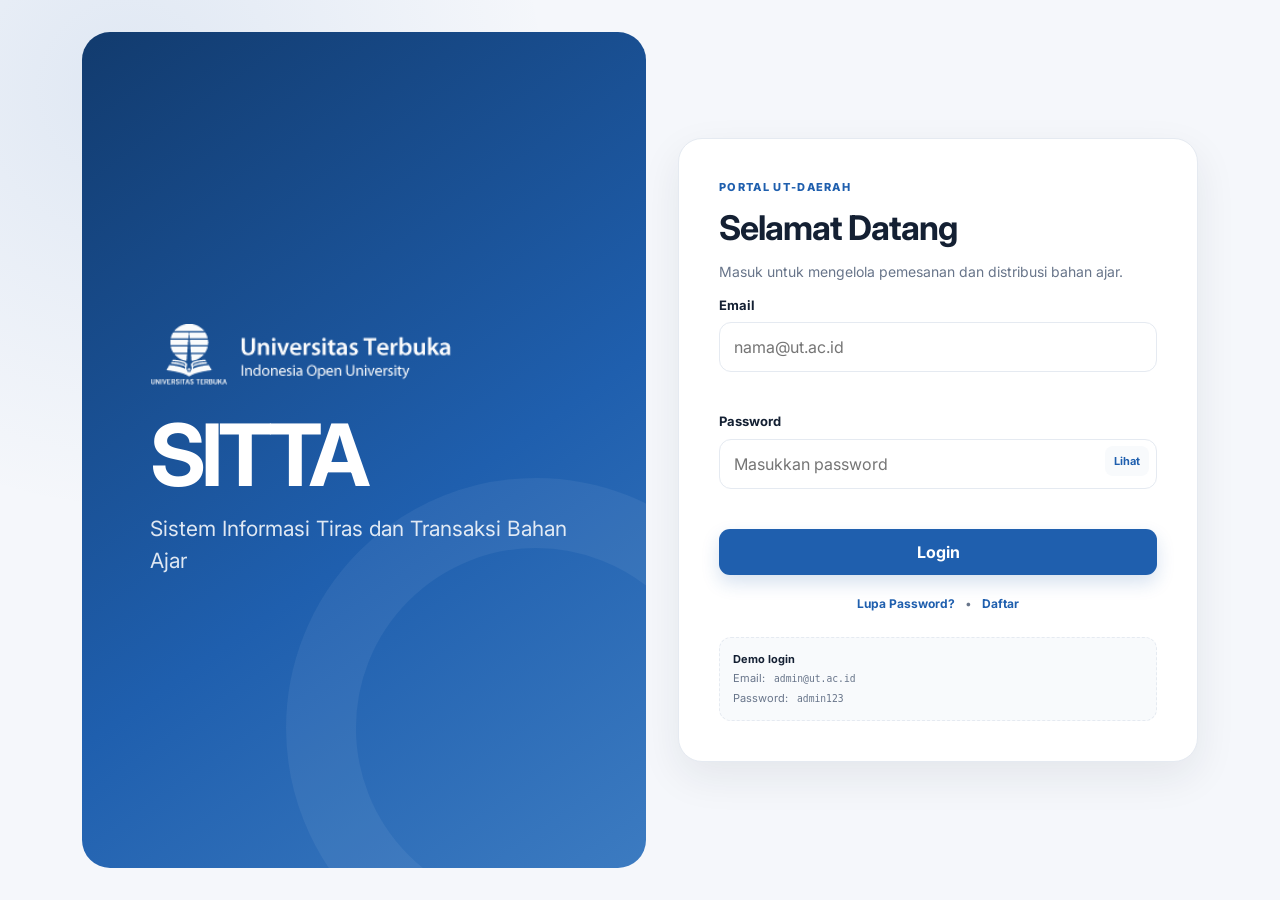
<file: index.html>
<!DOCTYPE html>
<html lang="id">
<head>
  <meta charset="UTF-8" />
  <meta http-equiv="refresh" content="0; url=login.html" />
  <meta name="viewport" content="width=device-width, initial-scale=1.0" />
  <title>SITTA</title>
</head>
<body>
  <p>Membuka halaman login SITTA…</p>
</body>
</html>
</file>
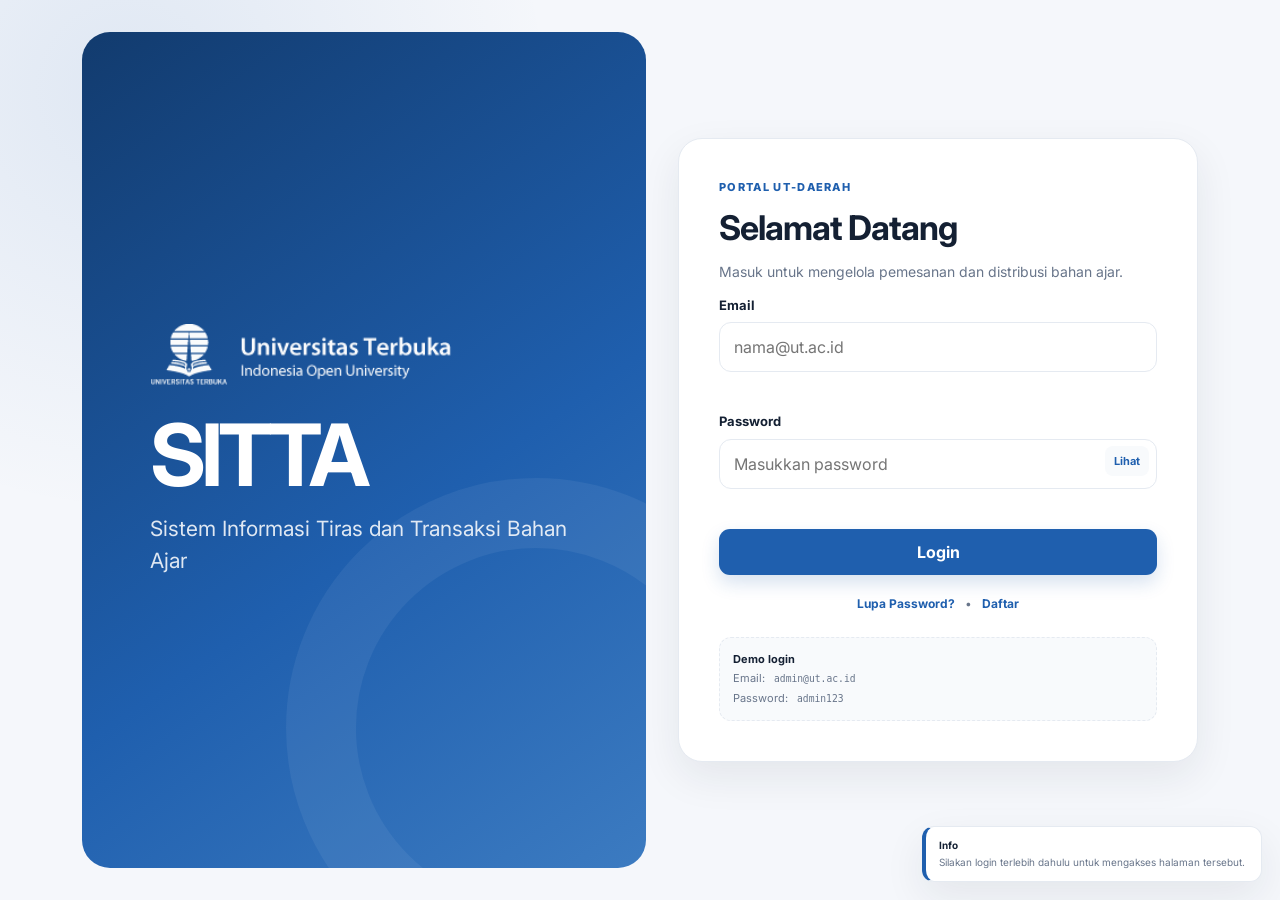
<file: dashboard.html>
<!DOCTYPE html>
<html lang="id">
<head>
  <meta charset="UTF-8" />
  <meta name="viewport" content="width=device-width, initial-scale=1.0" />
  <meta name="description" content="Dashboard SITTA Universitas Terbuka" />
  <title>SITTA | Dashboard</title>
  <link rel="stylesheet" href="css/style.css" />
  <script src="js/auth.js"></script>
</head>
<body class="app-page" data-page="dashboard">
  <header class="topbar">
    <a class="topbar-brand" href="dashboard.html" aria-label="SITTA Dashboard">
      <img class="ut-logo topbar-logo" src="img/ut-logo.png" alt="Universitas Terbuka" />
      <span>
        <strong>SITTA</strong>
        <small>Universitas Terbuka</small>
      </span>
    </a>
    <div class="topbar-actions">
      <button class="icon-button" id="themeToggle" type="button" aria-label="Ubah tema">☼</button>
      <button class="profile-chip" id="profileButton" type="button">
        <span class="avatar">AD</span>
        <span class="profile-text"><strong>Admin UT-Daerah</strong><small>Operator</small></span>
      </button>
    </div>
  </header>

  <div class="layout">
    <aside class="sidebar" id="sidebar">
      <nav aria-label="Navigasi utama">
        <p class="nav-section-title">MENU UTAMA</p>
        <a class="nav-link active" href="dashboard.html"><span>⌂</span> Dashboard</a>
        <a class="nav-link" href="stok.html"><span>▣</span> Informasi Bahan Ajar</a>
        <a class="nav-link" href="tracking.html"><span>⇢</span> Tracking Pengiriman</a>
        <div class="nav-dropdown">
          <button class="nav-link nav-dropdown-toggle" id="reportToggle" type="button" aria-expanded="false"><span>▤</span> Laporan <b>⌄</b></button>
          <div class="nav-submenu" id="reportMenu">
            <a href="#progress" data-scroll-target="progress">Monitoring Progress DO</a>
            <a href="#rekap" data-scroll-target="rekap">Rekap Bahan Ajar</a>
          </div>
        </div>
        <a class="nav-link" href="#history"><span>◷</span> Histori Transaksi</a>
      </nav>
      <div class="sidebar-footer">
        <div class="security-badge">✓ Front-end mode</div>
        <button class="logout-link" id="logoutButton" type="button">Keluar</button>
      </div>
    </aside>

    <main class="content">
      <section class="hero-card">
        <div>
          <p class="eyebrow">DASHBOARD UT-DAERAH</p>
          <h1 id="greeting">Selamat pagi, Admin 👋</h1>
          <p>Monitor bahan ajar, status delivery order, dan aktivitas transaksi dalam satu halaman.</p>
        </div>
        <div class="hero-date" id="localDate"></div>
      </section>

      <section class="stat-grid" aria-label="Ringkasan data">
        <article class="stat-card"><span class="stat-icon">▣</span><div><span>Total Bahan Ajar</span><strong id="totalStock">0</strong></div><small class="trend">Data dummy</small></article>
        <article class="stat-card"><span class="stat-icon">⇢</span><div><span>DO Dalam Proses</span><strong>18</strong></div><small class="trend">+3 minggu ini</small></article>
        <article class="stat-card"><span class="stat-icon">✓</span><div><span>DO Selesai</span><strong>42</strong></div><small class="trend">+8 minggu ini</small></article>
        <article class="stat-card"><span class="stat-icon">◷</span><div><span>Transaksi Bulan Ini</span><strong>60</strong></div><small class="trend">Dummy report</small></article>
      </section>

      <section class="panel" id="progress">
        <div class="section-heading">
          <div><p class="eyebrow">MONITORING</p><h2>Progress Delivery Order</h2></div>
          <a class="btn btn-secondary btn-sm" href="tracking.html">Lihat Tracking</a>
        </div>
        <div id="progressList" class="progress-list"></div>
      </section>

      <section class="two-column">
        <article class="panel" id="rekap">
          <div class="section-heading"><div><p class="eyebrow">REKAP</p><h2>Stok Bahan Ajar</h2></div><a class="text-link" href="stok.html">Lihat semua →</a></div>
          <div class="mini-table-wrap"><table class="data-table compact"><thead><tr><th>Kode</th><th>Nama Bahan Ajar</th><th>Stok</th></tr></thead><tbody id="stockPreview"></tbody></table></div>
        </article>

        <article class="panel" id="history">
          <div class="section-heading"><div><p class="eyebrow">AKTIVITAS</p><h2>Histori Transaksi</h2></div></div>
          <div id="historyList" class="timeline"></div>
        </article>
      </section>

      <footer class="app-footer">SITTA Front-End Prototype • Tugas Praktik 1 Pemrograman Berbasis Web</footer>
    </main>
  </div>
  <script src="js/data.js"></script>
  <script src="js/store.js"></script>
  <script src="js/script.js"></script>
</body>
</html>
</file>
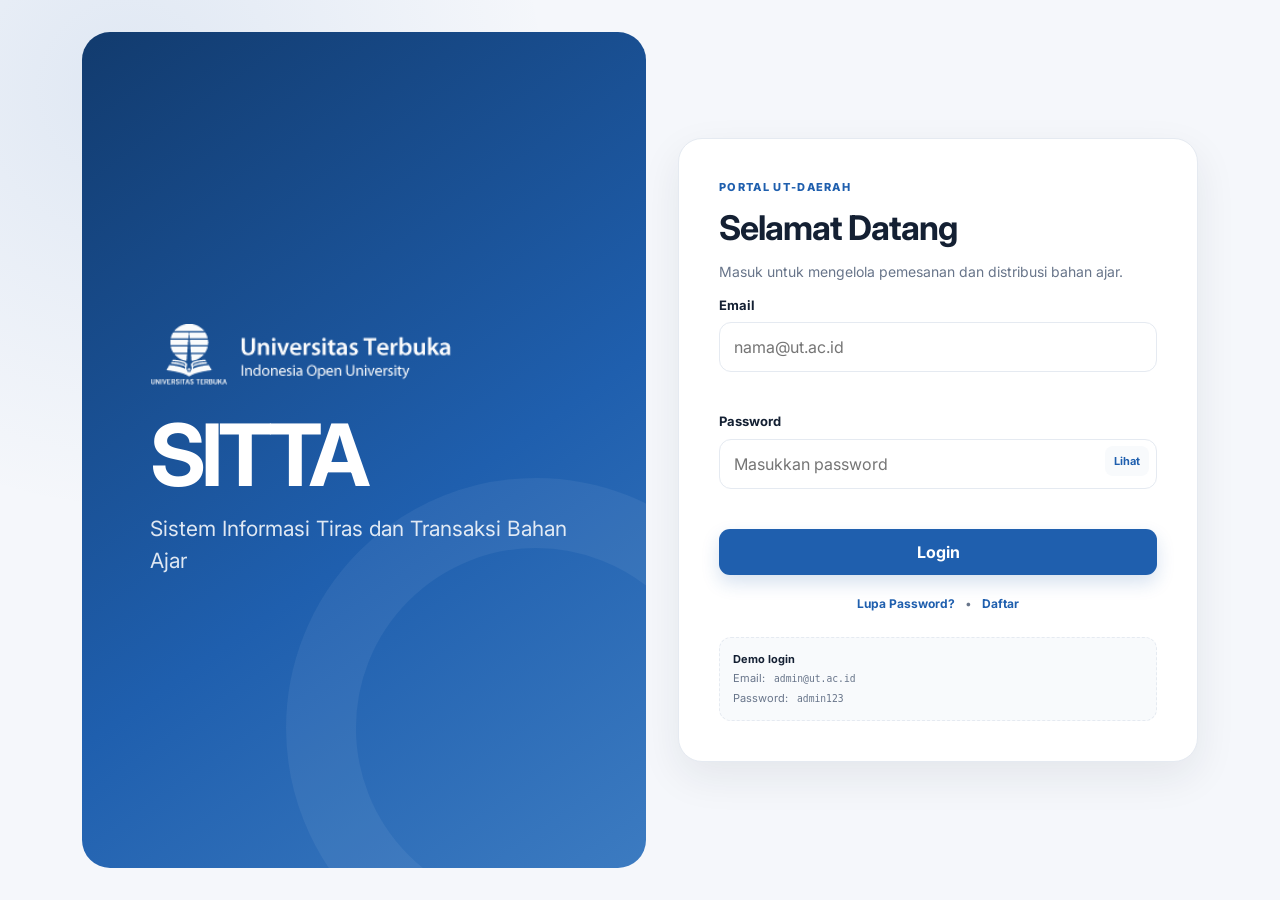
<file: login.html>
<!DOCTYPE html>
<html lang="id">
<head>
  <meta charset="UTF-8" />
  <meta name="viewport" content="width=device-width, initial-scale=1.0" />
  <meta name="description" content="SITTA - Sistem Informasi Tiras dan Transaksi Bahan Ajar Universitas Terbuka" />
  <title>SITTA | Login</title>
  <link rel="stylesheet" href="css/style.css" />
  <script src="js/auth.js"></script>
</head>
<body class="auth-page">
  <main class="auth-shell">
    <section class="auth-visual" aria-label="Informasi aplikasi SITTA">
      <img class="ut-logo auth-logo-large" src="img/ut-logo.png" alt="Universitas Terbuka" />
      <p class="eyebrow"></p>
      <h1>SITTA</h1>
      <!-- <div class="visual-note"> -->
      <p class="auth-tagline">Sistem Informasi Tiras dan Transaksi Bahan Ajar</p>
      <!-- </div> -->
      <!-- <div class="visual-note">
        <span class="dot"></span>
        <--Front-end prototype untuk proses pemesanan dan distribusi bahan ajar.
      </div> -->
    </section>

    <section class="auth-card" aria-labelledby="login-title">
      <div class="mobile-brand">
        <img class="ut-logo mobile-ut-logo" src="img/ut-logo.png" alt="Universitas Terbuka" />
        <div>
          <strong>SITTA</strong>
          <small>Universitas Terbuka</small>
        </div>
      </div>

      <div class="auth-heading">
        <p class="eyebrow">PORTAL UT-DAERAH</p>
        <h2 id="login-title">Selamat Datang</h2>
        <p>Masuk untuk mengelola pemesanan dan distribusi bahan ajar.</p>
      </div>

      <form id="loginForm" novalidate>
        <div class="form-group">
          <label for="email">Email</label>
          <input id="email" name="email" type="email" autocomplete="username" placeholder="nama@ut.ac.id" required />
          <small class="field-error" id="emailError"></small>
        </div>

        <div class="form-group">
          <label for="password">Password</label>
          <div class="password-wrap">
            <input id="password" name="password" type="password" autocomplete="current-password" placeholder="Masukkan password" required />
            <button class="password-toggle" id="togglePassword" type="button" aria-label="Tampilkan password">Lihat</button>
          </div>
          <small class="field-error" id="passwordError"></small>
        </div>

        <button class="btn btn-primary btn-full" type="submit">Login</button>
      </form>

      <div class="auth-links">
        <button class="link-button" type="button" data-modal-open="forgotModal">Lupa Password?</button>
        <span aria-hidden="true">•</span>
        <button class="link-button" type="button" data-modal-open="registerModal">Daftar</button>
      </div>

      <div class="demo-credentials" role="note">
        <strong>Demo login</strong>
        <span>Email: <code>admin@ut.ac.id</code></span>
        <span>Password: <code>admin123</code></span>
      </div>
    </section>
  </main>

  <div class="modal-backdrop" id="forgotModal" hidden>
    <section class="modal" role="dialog" aria-modal="true" aria-labelledby="forgotTitle">
      <button class="modal-close" type="button" data-modal-close aria-label="Tutup">&times;</button>
      <div class="modal-icon">?</div>
      <p class="eyebrow">AKSES AKUN</p>
      <h2 id="forgotTitle">Lupa Password?</h2>
      <p>Masukkan email terdaftar dan password baru. Perubahan disimpan pada data pengguna prototype di browser.</p>
      <form id="forgotForm">
        <div class="form-group">
          <label for="forgotEmail">Email</label>
          <input id="forgotEmail" type="email" placeholder="nama@ut.ac.id" required />
        </div>
        <div class="form-group">
          <label for="forgotNewPassword">Password Baru</label>
          <input id="forgotNewPassword" type="password" minlength="6" placeholder="Minimal 6 karakter" required />
        </div>
        <div class="form-group">
          <label for="forgotConfirmPassword">Konfirmasi Password</label>
          <input id="forgotConfirmPassword" type="password" minlength="6" placeholder="Ulangi password baru" required />
        </div>
        <button class="btn btn-primary btn-full" type="submit">Simpan Password Baru</button>
      </form>
    </section>
  </div>

  <div class="modal-backdrop" id="registerModal" hidden>
    <section class="modal" role="dialog" aria-modal="true" aria-labelledby="registerTitle">
      <button class="modal-close" type="button" data-modal-close aria-label="Tutup">&times;</button>
      <div class="modal-icon">+</div>
      <p class="eyebrow">REGISTRASI</p>
      <h2 id="registerTitle">Daftar Akun</h2>
      <form id="registerForm">
        <div class="form-group">
          <label for="regName">Nama</label>
          <input id="regName" type="text" placeholder="Nama lengkap" required />
        </div>
        <div class="form-group">
          <label for="regEmail">Email</label>
          <input id="regEmail" type="email" placeholder="nama@ut.ac.id" required />
        </div>
        <div class="form-grid">
          <div class="form-group">
            <label for="regPassword">Password</label>
            <input id="regPassword" type="password" minlength="6" placeholder="Minimal 6 karakter" required />
          </div>
          <div class="form-group">
            <label for="regConfirmPassword">Konfirmasi</label>
            <input id="regConfirmPassword" type="password" minlength="6" placeholder="Ulangi password" required />
          </div>
          <div class="form-group">
            <label for="regRole">Role</label>
            <select id="regRole">
              <option value="UPBJJ-UT">UPBJJ-UT</option>
              <option value="Puslaba">Puslaba</option>
              <option value="Fakultas">Fakultas</option>
            </select>
          </div>
          <div class="form-group">
            <label for="regLocation">Lokasi</label>
            <input id="regLocation" type="text" value="UPBJJ Jakarta" required />
          </div>
        </div>
        <button class="btn btn-primary btn-full" type="submit">Daftar & Simpan Akun</button>
      </form>
    </section>
  </div>

  <div class="toast-container" id="toastContainer" aria-live="polite" aria-atomic="true"></div>

  <script src="js/data.js"></script>
  <script src="js/store.js"></script>
  <script src="js/script.js"></script>
</body>
</html>
</file>
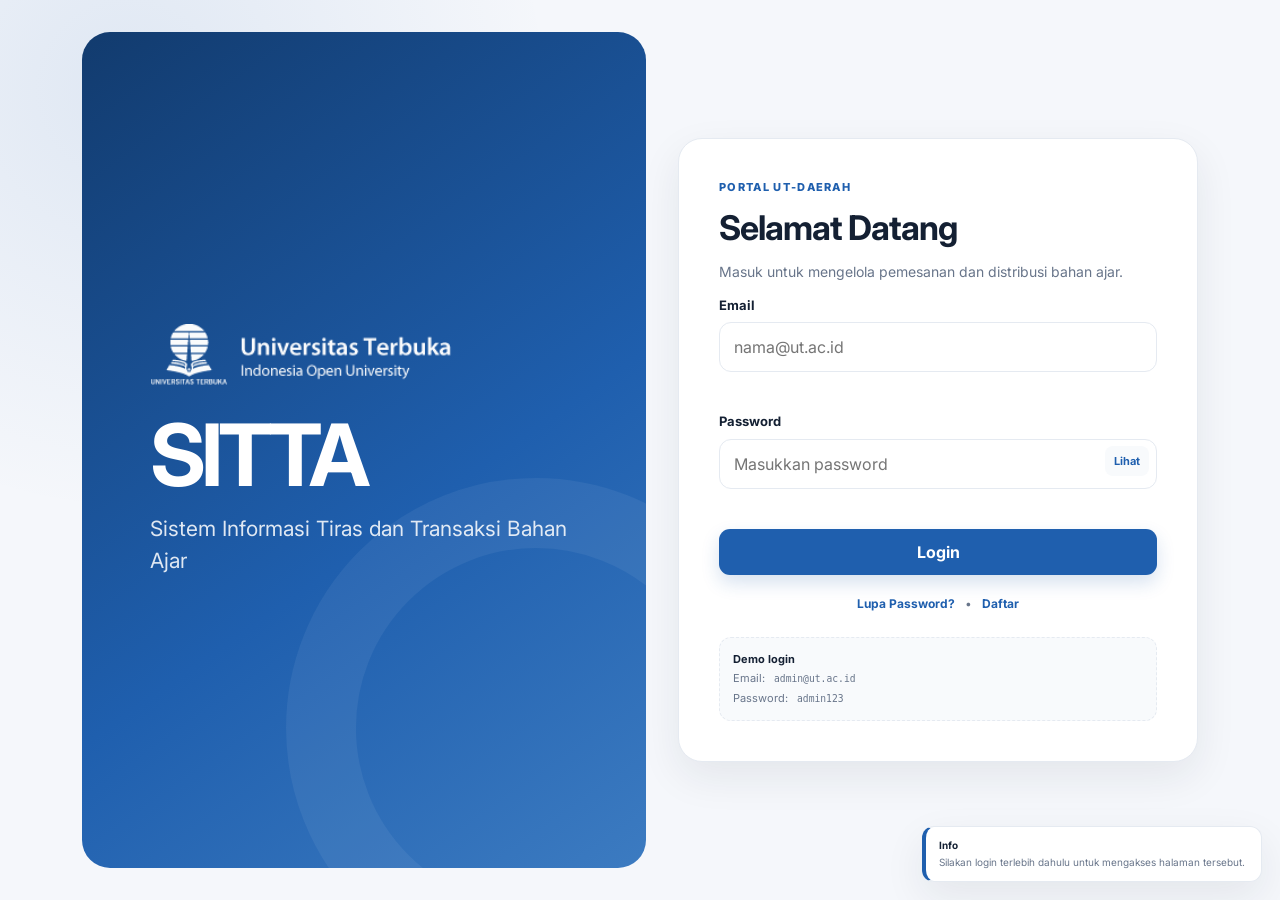
<file: stok.html>
<!DOCTYPE html>
<html lang="id">
<head>
  <meta charset="UTF-8" />
  <meta name="viewport" content="width=device-width, initial-scale=1.0" />
  <meta name="description" content="Informasi stok bahan ajar SITTA" />
  <title>SITTA | Informasi Bahan Ajar</title>
  <link rel="stylesheet" href="css/style.css" />
  <script src="js/auth.js"></script>
</head>
<body class="app-page" data-page="stok">
  <header class="topbar">
    <a class="topbar-brand" href="dashboard.html"><img class="ut-logo topbar-logo" src="img/ut-logo.png" alt="Universitas Terbuka" /><span><strong>SITTA</strong><small>Universitas Terbuka</small></span></a>
    <div class="topbar-actions"><a class="btn btn-secondary btn-sm" href="dashboard.html">← Dashboard</a></div>
  </header>

  <div class="layout single-content">
    <main class="content">
      <section class="page-header page-header-row">
        <div><p class="eyebrow">INFORMASI BAHAN AJAR</p><h1>Data Stok Bahan Ajar</h1><p>Data ditampilkan secara dinamis dari <code>data.js</code>. Data baru ditambahkan dengan JavaScript DOM dan disimpan pada browser untuk simulasi persistence.</p></div>
        <button class="btn btn-primary" id="addStockButton" type="button">+ Tambah Stok</button>
      </section>

      <section class="panel">
        <div class="toolbar"><div class="search-box"><span>⌕</span><input id="stockSearch" type="search" placeholder="Cari kode atau nama bahan ajar..." /></div><span class="result-count" id="stockCount">0 data</span></div>
        <div class="table-wrap"><table class="data-table" id="stockTable"><thead><tr><th>No.</th><th>Cover</th><th>Kode Lokasi</th><th>Kode Barang</th><th>Nama Bahan Ajar</th><th>Jenis</th><th>Edisi</th><th>Stok</th><th>Status</th><th>Aksi</th></tr></thead><tbody id="stockTableBody"></tbody></table></div>
      </section>

      <section class="panel tip-panel"><div class="tip-icon">i</div><div><strong>Catatan implementasi</strong><p>Penambahan data menggunakan DOM method seperti <code>createElement()</code>, <code>appendChild()</code>, dan event listener. Cover di-upload melalui <code>&lt;input type="file"&gt;</code>, dikompresi di browser, lalu disimpan sebagai data gambar pada <code>localStorage</code> agar dapat ditampilkan kembali saat halaman dibuka.</p></div></section>
    </main>
  </div>

  <div class="modal-backdrop" id="stockModal" hidden>
    <section class="modal modal-wide" role="dialog" aria-modal="true" aria-labelledby="stockModalTitle">
      <button class="modal-close" type="button" data-modal-close aria-label="Tutup">&times;</button>
      <p class="eyebrow">DATA BAHAN AJAR</p><h2 id="stockModalTitle">Tambah Stok</h2>
      <form id="stockForm" class="form-grid" novalidate>
        <div class="form-group"><label for="stockLocation">Kode Lokasi</label><input id="stockLocation" type="text" placeholder="0JKT01" required /></div>
        <div class="form-group"><label for="stockCode">Kode Barang</label><input id="stockCode" type="text" placeholder="ASIP4301" required /></div>
        <div class="form-group"><label for="stockType">Jenis</label><select id="stockType" required><option value="BMP">BMP</option><option value="Modul">Modul</option><option value="Bahan Pendukung">Bahan Pendukung</option></select></div>
        <div class="form-group full"><label for="stockName">Nama Bahan Ajar</label><input id="stockName" type="text" placeholder="Nama bahan ajar" required /></div>
        <div class="form-group full">
          <label for="stockCoverFile">Upload Cover Bahan Ajar</label>
          <input id="stockCoverFile" type="file" accept="image/jpeg,image/png,image/webp" required />
          <small class="field-help">Pilih file JPG/PNG/WebP, maksimal 5 MB. Preview akan otomatis dibuat.</small>
          <small id="coverFileName" class="field-help">Belum ada file dipilih.</small>
          <img id="coverPreview" class="cover-preview" src="" alt="Preview cover" hidden />
        </div>
        <div class="form-group"><label for="stockEdition">Edisi</label><input id="stockEdition" type="number" min="1" value="1" required /></div>
        <div class="form-group"><label for="stockQty">Stok</label><input id="stockQty" type="number" min="0" value="0" required /></div>
        <div class="modal-actions full"><button class="btn btn-secondary" type="button" data-modal-close>Batal</button><button class="btn btn-primary" type="submit">Simpan Data</button></div>
      </form>
    </section>
  </div>

  <div class="toast-container" id="toastContainer" aria-live="polite" aria-atomic="true"></div>
  <script src="js/data.js"></script>
  <script src="js/store.js"></script>
  <script src="js/script.js"></script>
</body>
</html>
</file>
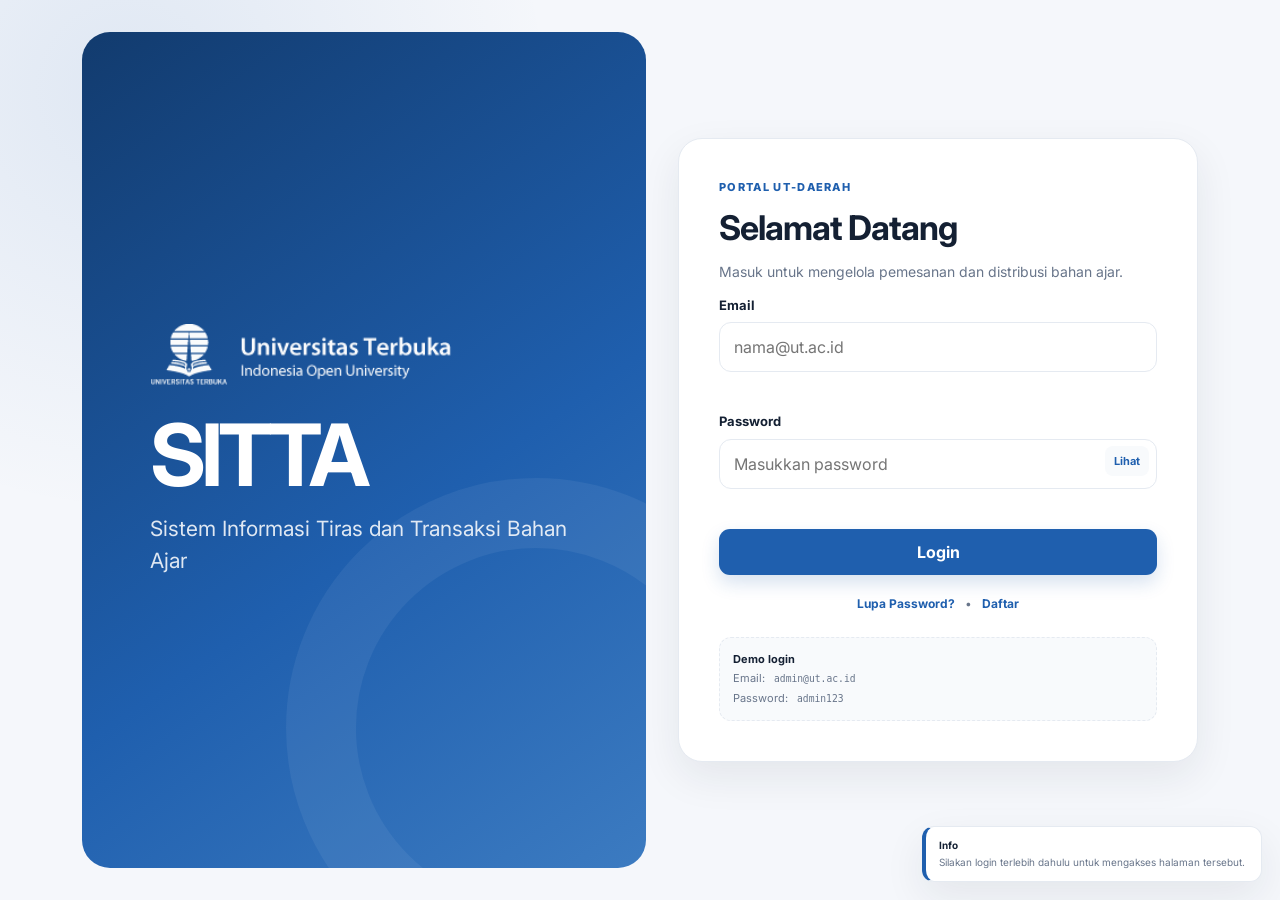
<file: tracking.html>
<!DOCTYPE html>
<html lang="id">
<head>
  <meta charset="UTF-8" />
  <meta name="viewport" content="width=device-width, initial-scale=1.0" />
  <meta name="description" content="Tracking Delivery Order SITTA" />
  <title>SITTA | Tracking Pengiriman</title>
  <link rel="stylesheet" href="css/style.css" />
  <script src="js/auth.js"></script>
</head>
<body class="app-page" data-page="tracking">
  <header class="topbar">
    <a class="topbar-brand" href="dashboard.html"><img class="ut-logo topbar-logo" src="img/ut-logo.png" alt="Universitas Terbuka" /><span><strong>SITTA</strong><small>Universitas Terbuka</small></span></a>
    <div class="topbar-actions"><a class="btn btn-secondary btn-sm" href="dashboard.html">← Dashboard</a></div>
  </header>

  <div class="layout single-content">
    <main class="content">
      <section class="page-header"><p class="eyebrow">TRACKING PENGIRIMAN</p><h1>Lacak Delivery Order</h1><p>Masukkan nomor Delivery Order untuk melihat nama mahasiswa, progres pengiriman, dan detail ekspedisi.</p></section>

      <section class="panel search-panel">
        <form id="trackingForm" class="tracking-form" novalidate>
          <div class="form-group grow"><label for="doNumber">Nomor Delivery Order</label><input id="doNumber" type="text" placeholder="Contoh: DO-2023001234" required /></div>
          <button class="btn btn-primary" type="submit">Cari</button>
        </form>
        <p class="helper-text">Coba: <button class="inline-code" type="button" data-demo-do="DO-2023001234">DO-2023001234</button> atau <button class="inline-code" type="button" data-demo-do="DO-2023005678">DO-2023005678</button></p>
      </section>

      <section id="trackingResult" class="tracking-result" hidden></section>
      <section id="trackingEmpty" class="empty-state"><span class="empty-icon">⇢</span><h2>Belum ada pencarian</h2><p>Masukkan nomor Delivery Order di atas untuk menampilkan data tracking.</p></section>
    </main>
  </div>
  <div class="toast-container" id="toastContainer" aria-live="polite" aria-atomic="true"></div>
  <script src="js/data.js"></script>
  <script src="js/store.js"></script>
  <script src="js/script.js"></script>
</body>
</html>
</file>
<file: css/style.css>
@import url('https://fonts.googleapis.com/css2?family=Inter:wght@400;500;600;700;800&display=swap');

:root {
  --bg: #f5f7fb;
  --surface: #ffffff;
  --surface-soft: #f8fafc;
  --text: #142033;
  --muted: #68758a;
  --border: #e5eaf1;
  --primary: #1f5fae;
  --primary-dark: #164b8b;
  --accent: #f4b71b;
  --danger: #c23b4a;
  --success: #1d8b62;
  --warning: #a56b00;
  --shadow: 0 15px 40px rgba(20, 32, 51, .08);
  --radius: 18px;
}

* { box-sizing: border-box; }
html { scroll-behavior: smooth; }
body { margin: 0; font-family: Inter, system-ui, -apple-system, BlinkMacSystemFont, "Segoe UI", sans-serif; background: var(--bg); color: var(--text); line-height: 1.5; }
a { color: inherit; text-decoration: none; }
button, input, select { font: inherit; }
button { cursor: pointer; }
code { font-family: ui-monospace, SFMono-Regular, Menlo, Consolas, monospace; font-size: .88em; background: var(--surface-soft); padding: 2px 6px; border-radius: 6px; }

.eyebrow { margin: 0 0 6px; color: var(--primary); font-size: 11px; letter-spacing: .12em; font-weight: 800; }
.brand-mark { width: 38px; height: 38px; display: grid; place-items: center; border-radius: 12px; background: var(--primary); color: #fff; font-weight: 800; box-shadow: 0 8px 20px rgba(31, 95, 174, .22); }
.brand-mark.large { width: 54px; height: 54px; border-radius: 16px; font-size: 18px; margin-bottom: 20px; }

/* Auth */
.auth-page { min-height: 100vh; background: radial-gradient(circle at 10% 10%, rgba(31,95,174,.10), transparent 30%), var(--bg); }
.auth-shell { min-height: 100vh; max-width: 1180px; margin: 0 auto; display: grid; grid-template-columns: 1fr 520px; align-items: stretch; padding: 32px; gap: 32px; }
.auth-visual { border-radius: 28px; padding: 68px; background: linear-gradient(145deg, #123b6e, #1f5fae 58%, #3c7bc1); color: white; display: flex; flex-direction: column; justify-content: center; position: relative; overflow: hidden; }
.auth-visual::after { content: ''; position: absolute; width: 360px; height: 360px; border: 70px solid rgba(255,255,255,.06); border-radius: 50%; right: -140px; bottom: -110px; }
.auth-visual h1 { font-size: clamp(46px, 7vw, 86px); line-height: .95; margin: 0 0 16px; letter-spacing: -.06em; }
.auth-visual .eyebrow { color: rgba(255,255,255,.7); }
.auth-tagline { max-width: 430px; font-size: 21px; color: rgba(255,255,255,.86); margin: 0; }
.visual-note { margin-top: 70px; max-width: 430px; padding: 14px 16px; border: 1px solid rgba(255,255,255,.16); background: rgba(255,255,255,.08); border-radius: 14px; color: rgba(255,255,255,.82); font-size: 13px; }
.dot { display: inline-block; width: 8px; height: 8px; border-radius: 50%; background: var(--accent); margin-right: 8px; }
.auth-card { align-self: center; padding: 40px; background: var(--surface); border: 1px solid var(--border); border-radius: 24px; box-shadow: var(--shadow); }
.mobile-brand { display: none; }
.auth-heading h2 { margin: 4px 0 8px; font-size: 34px; letter-spacing: -.03em; }
.auth-heading p:last-child { margin-top: 0; color: var(--muted); font-size: 14px; }
.form-group { margin-bottom: 18px; }
.form-group label, .modal label { display: block; font-size: 13px; font-weight: 700; margin-bottom: 7px; }
.form-group input, .form-group select, .modal input, .search-box input { width: 100%; border: 1px solid var(--border); background: var(--surface); color: var(--text); border-radius: 12px; padding: 12px 14px; outline: none; transition: .2s ease; }
.form-group input:focus, .form-group select:focus, .modal input:focus, .search-box input:focus { border-color: var(--primary); box-shadow: 0 0 0 4px rgba(31,95,174,.10); }
.input-error { border-color: var(--danger) !important; }
.field-error { display: block; min-height: 18px; margin-top: 4px; color: var(--danger); font-size: 11px; }
.password-wrap { position: relative; }
.password-wrap input { padding-right: 86px; }
.password-toggle { position: absolute; right: 8px; top: 7px; border: 0; background: var(--surface-soft); border-radius: 8px; padding: 7px 9px; color: var(--primary); font-weight: 700; font-size: 11px; }
.btn { border: 0; border-radius: 11px; padding: 11px 16px; font-weight: 700; transition: transform .16s ease, box-shadow .16s ease, background .16s ease; display: inline-flex; align-items: center; justify-content: center; gap: 8px; }
.btn:hover { transform: translateY(-1px); }
.btn-primary { background: var(--primary); color: white; box-shadow: 0 8px 18px rgba(31,95,174,.18); }
.btn-primary:hover { background: var(--primary-dark); }
.btn-secondary { background: var(--surface); color: var(--text); border: 1px solid var(--border); }
.btn-full { width: 100%; }
.btn-sm { padding: 8px 12px; font-size: 12px; }
.auth-links { display: flex; justify-content: center; gap: 10px; margin-top: 20px; font-size: 12px; color: var(--muted); }
.link-button { padding: 0; border: 0; background: transparent; color: var(--primary); font-weight: 700; }
.demo-credentials { margin-top: 24px; padding: 13px; border-radius: 12px; background: var(--surface-soft); border: 1px dashed var(--border); display: grid; gap: 3px; font-size: 11px; color: var(--muted); }
.demo-credentials strong { color: var(--text); }

/* App shell */
.topbar { height: 70px; position: sticky; top: 0; z-index: 20; display: flex; justify-content: space-between; align-items: center; padding: 0 28px; background: rgba(255,255,255,.88); border-bottom: 1px solid var(--border); backdrop-filter: blur(14px); }
.topbar-brand { display: flex; align-items: center; gap: 10px; }
.topbar-brand > span:last-child { display: grid; gap: 1px; }
.topbar-brand strong { font-size: 15px; }
.topbar-brand small { color: var(--muted); font-size: 10px; }
.topbar-actions { display: flex; align-items: center; gap: 10px; }
.icon-button { width: 38px; height: 38px; border-radius: 10px; border: 1px solid var(--border); background: var(--surface); color: var(--text); }
.profile-chip { display: flex; align-items: center; gap: 9px; border: 1px solid var(--border); background: var(--surface); border-radius: 12px; padding: 5px 10px 5px 5px; }
.avatar { width: 28px; height: 28px; display: grid; place-items: center; border-radius: 8px; background: #e9f1fb; color: var(--primary); font-weight: 800; font-size: 10px; }
.profile-text { text-align: left; display: grid; line-height: 1.15; }
.profile-text strong { font-size: 11px; }
.profile-text small { color: var(--muted); font-size: 10px; }
.layout { display: grid; grid-template-columns: 250px minmax(0, 1fr); min-height: calc(100vh - 70px); }
.layout.single-content { display: block; }
.sidebar { position: sticky; top: 70px; height: calc(100vh - 70px); border-right: 1px solid var(--border); background: var(--surface); padding: 22px 16px; display: flex; flex-direction: column; }
.nav-section-title { margin: 0 0 10px 10px; font-size: 10px; color: var(--muted); font-weight: 800; letter-spacing: .1em; }
.nav-link { width: 100%; display: flex; align-items: center; gap: 11px; padding: 10px 11px; border-radius: 11px; color: var(--muted); font-size: 12px; font-weight: 600; border: 0; background: transparent; text-align: left; }
.nav-link span { width: 18px; text-align: center; font-size: 14px; }
.nav-link:hover, .nav-link.active { background: #edf4fc; color: var(--primary); }
.nav-dropdown-toggle { justify-content: flex-start; }
.nav-dropdown-toggle b { margin-left: auto; font-size: 14px; }
.nav-submenu { display: none; padding: 5px 0 7px 39px; }
.nav-submenu.open { display: grid; }
.nav-submenu a { padding: 7px 8px; color: var(--muted); font-size: 11px; border-radius: 8px; }
.nav-submenu a:hover { background: var(--surface-soft); color: var(--primary); }
.sidebar-footer { margin-top: auto; display: grid; gap: 10px; }
.security-badge { border: 1px solid #cfe8dc; background: #effaf5; color: var(--success); border-radius: 10px; padding: 9px 10px; font-size: 10px; font-weight: 800; }
.logout-link { border: 0; background: transparent; color: var(--muted); text-align: left; padding: 8px 10px; font-size: 11px; }
.content { width: 100%; max-width: 1250px; margin: 0 auto; padding: 30px; }
.hero-card { display: flex; justify-content: space-between; align-items: flex-end; gap: 20px; padding: 26px; border-radius: var(--radius); color: white; background: linear-gradient(120deg, #173f72, #2469b5); box-shadow: 0 20px 45px rgba(31,95,174,.17); position: relative; overflow: hidden; }
.hero-card::after { content: ''; position: absolute; right: -80px; bottom: -180px; width: 420px; height: 420px; border-radius: 50%; border: 70px solid rgba(255,255,255,.05); }
.hero-card .eyebrow { color: rgba(255,255,255,.68); }
.hero-card h1 { margin: 0 0 8px; font-size: clamp(24px, 3vw, 36px); letter-spacing: -.035em; position: relative; z-index: 1; }
.hero-card p:last-child { margin: 0; color: rgba(255,255,255,.78); max-width: 680px; font-size: 13px; position: relative; z-index: 1; }
.hero-date { position: relative; z-index: 1; white-space: nowrap; color: rgba(255,255,255,.8); font-size: 12px; }
.stat-grid { display: grid; grid-template-columns: repeat(4, 1fr); gap: 14px; margin: 16px 0; }
.stat-card { background: var(--surface); border: 1px solid var(--border); border-radius: 15px; padding: 16px; display: grid; grid-template-columns: auto 1fr; column-gap: 12px; row-gap: 8px; align-items: center; }
.stat-icon { width: 36px; height: 36px; display: grid; place-items: center; border-radius: 10px; background: #eef4fc; color: var(--primary); font-weight: 800; grid-row: span 2; }
.stat-card span:not(.stat-icon) { color: var(--muted); font-size: 10px; font-weight: 600; }
.stat-card strong { font-size: 20px; }
.trend { grid-column: 2; color: var(--success); font-size: 9px; }
.panel { background: var(--surface); border: 1px solid var(--border); border-radius: var(--radius); padding: 22px; margin-top: 16px; box-shadow: 0 8px 24px rgba(20,32,51,.035); }
.section-heading { display: flex; justify-content: space-between; align-items: center; gap: 15px; margin-bottom: 17px; }
.section-heading h2, .page-header h1 { margin: 0; letter-spacing: -.025em; }
.section-heading h2 { font-size: 18px; }
.text-link { font-size: 11px; color: var(--primary); font-weight: 700; }
.progress-list { display: grid; gap: 15px; }
.progress-main { display: flex; justify-content: space-between; gap: 15px; align-items: flex-end; }
.progress-main strong, .progress-main span { display: block; }
.progress-main strong { font-size: 12px; }
.progress-main span { font-size: 10px; color: var(--muted); margin-top: 3px; }
.progress-main b { font-size: 12px; color: var(--primary); }
.progress-track { height: 8px; border-radius: 99px; background: #edf1f6; overflow: hidden; margin-top: 8px; }
.progress-track span { display: block; height: 100%; border-radius: inherit; background: linear-gradient(90deg, #1f5fae, #69a2dc); }
.two-column { display: grid; grid-template-columns: 1.1fr .9fr; gap: 16px; }
.mini-table-wrap { overflow-x: auto; }
.data-table { width: 100%; border-collapse: collapse; min-width: 700px; }
.data-table th { padding: 11px; background: var(--surface-soft); color: var(--muted); font-size: 10px; text-align: left; }
.data-table td { padding: 12px 11px; border-top: 1px solid var(--border); font-size: 11px; vertical-align: middle; }
.data-table.compact { min-width: 420px; }
.data-table.compact td { font-size: 10px; }
.timeline { display: grid; gap: 17px; }
.timeline-item { display: grid; grid-template-columns: 10px 1fr; gap: 10px; }
.timeline-dot { width: 9px; height: 9px; border-radius: 50%; background: var(--primary); margin-top: 5px; box-shadow: 0 0 0 4px #eaf2fb; }
.timeline-item strong { font-size: 11px; }
.timeline-item p { margin: 3px 0; color: var(--muted); font-size: 10px; }
.timeline-item small { color: #98a1af; font-size: 9px; }
.app-footer { margin-top: 22px; color: var(--muted); font-size: 9px; text-align: center; }

/* Page header / tracking / stock */
.single-content .content { max-width: 1200px; }
.page-header { margin-bottom: 18px; }
.page-header h1 { font-size: 30px; }
.page-header > p:last-child { margin: 6px 0 0; color: var(--muted); font-size: 12px; max-width: 720px; }
.page-header-row { display: flex; justify-content: space-between; align-items: flex-end; gap: 20px; }
.search-panel { padding: 18px; }
.tracking-form { display: flex; align-items: flex-end; gap: 12px; }
.grow { flex: 1; margin-bottom: 0; }
.helper-text { margin: 10px 0 0; color: var(--muted); font-size: 10px; }
.inline-code { background: transparent; border: 0; padding: 0; color: var(--primary); font-family: ui-monospace, monospace; font-size: 10px; font-weight: 700; }
.tracking-title { display: flex; justify-content: space-between; gap: 15px; align-items: flex-start; }
.tracking-title h2 { margin: 0; font-size: 24px; }
.tracking-title p:last-child { margin: 3px 0 0; font-size: 12px; color: var(--muted); }
.status-pill { display: inline-flex; align-items: center; gap: 5px; padding: 5px 8px; border-radius: 999px; font-size: 9px; font-weight: 800; white-space: nowrap; }
.status-success { color: var(--success); background: #eaf8f1; }
.status-warning { color: var(--warning); background: #fff6df; }
.status-info { color: var(--primary); background: #edf4fc; }
.status-danger { color: var(--danger); background: #fff0f1; }
.big-progress { margin: 20px 0; }
.big-progress-label { display: flex; justify-content: space-between; font-size: 10px; color: var(--muted); margin-bottom: 7px; }
.big-progress-label strong { color: var(--primary); }
.tracking-grid { display: grid; grid-template-columns: repeat(5, 1fr); gap: 10px; }
.tracking-grid > div { padding: 12px; background: var(--surface-soft); border-radius: 12px; }
.tracking-grid span, .tracking-grid strong { display: block; }
.tracking-grid span { color: var(--muted); font-size: 9px; margin-bottom: 4px; }
.tracking-grid strong { font-size: 11px; }
.shipment-timeline { display: grid; grid-template-columns: repeat(5, 1fr); gap: 6px; position: relative; }
.shipment-timeline::before { content: ''; position: absolute; top: 16px; left: 20px; right: 20px; height: 2px; background: var(--border); }
.shipment-step { position: relative; z-index: 1; text-align: center; }
.step-dot { width: 32px; height: 32px; display: grid; place-items: center; margin: 0 auto 8px; border-radius: 50%; background: var(--surface); border: 2px solid var(--border); color: white; font-weight: 800; font-size: 11px; }
.shipment-step.done .step-dot { background: var(--primary); border-color: var(--primary); }
.shipment-step strong, .shipment-step small { display: block; }
.shipment-step strong { font-size: 9px; }
.shipment-step small { color: var(--muted); font-size: 8px; margin-top: 4px; }
.empty-state { text-align: center; padding: 70px 20px; border: 1px dashed var(--border); border-radius: var(--radius); margin-top: 16px; background: rgba(255,255,255,.45); }
.empty-icon { width: 52px; height: 52px; display: inline-grid; place-items: center; border-radius: 14px; background: #edf4fc; color: var(--primary); font-size: 25px; }
.empty-state h2 { margin: 14px 0 5px; font-size: 19px; }
.empty-state p { margin: 0; color: var(--muted); font-size: 11px; }
.toolbar { display: flex; justify-content: space-between; align-items: center; gap: 14px; margin-bottom: 15px; }
.search-box { flex: 1; max-width: 430px; position: relative; }
.search-box > span { position: absolute; left: 12px; top: 10px; color: var(--muted); }
.search-box input { padding-left: 34px; }
.result-count { font-size: 10px; color: var(--muted); }
.table-wrap { overflow-x: auto; }
.table-action { padding: 6px 8px; border: 0; border-radius: 8px; background: #fff0f1; color: var(--danger); font-size: 9px; font-weight: 700; }
.tip-panel { display: flex; gap: 12px; align-items: flex-start; }
.tip-icon { flex: 0 0 auto; width: 28px; height: 28px; display: grid; place-items: center; background: #edf4fc; color: var(--primary); border-radius: 9px; font-weight: 800; }
.tip-panel p { margin: 3px 0 0; color: var(--muted); font-size: 10px; }

/* Modals and toast */
.modal-backdrop { position: fixed; inset: 0; z-index: 100; display: grid; place-items: center; padding: 20px; background: rgba(10,20,35,.48); backdrop-filter: blur(5px); }
.modal-backdrop[hidden] { display: none; }
.modal { width: min(440px, 100%); max-height: calc(100vh - 40px); overflow: auto; position: relative; background: var(--surface); border-radius: 20px; padding: 28px; box-shadow: 0 30px 80px rgba(0,0,0,.23); }
.modal-wide { width: min(680px, 100%); }
.modal-close { position: absolute; right: 15px; top: 13px; border: 0; background: transparent; color: var(--muted); font-size: 24px; line-height: 1; }
.modal-icon { width: 38px; height: 38px; display: grid; place-items: center; border-radius: 11px; background: #edf4fc; color: var(--primary); font-weight: 800; margin-bottom: 14px; }
.modal h2 { margin: 3px 0 7px; }
.modal p { color: var(--muted); font-size: 11px; }
.modal-actions { display: flex; justify-content: flex-end; gap: 8px; margin-top: 5px; }
.form-grid { display: grid; grid-template-columns: 1fr 1fr; gap: 0 12px; }
.form-grid .full { grid-column: 1 / -1; }
.toast-container { position: fixed; z-index: 200; right: 18px; bottom: 18px; display: grid; gap: 10px; width: min(340px, calc(100vw - 36px)); }
.toast { transform: translateY(10px); opacity: 0; transition: .25s ease; border: 1px solid var(--border); background: var(--surface); box-shadow: var(--shadow); border-radius: 12px; padding: 11px 13px; display: grid; gap: 2px; }
.toast.show { transform: none; opacity: 1; }
.toast strong { font-size: 10px; }
.toast span { color: var(--muted); font-size: 10px; }
.toast-error { border-left: 4px solid var(--danger); }
.toast-success { border-left: 4px solid var(--success); }
.toast-info { border-left: 4px solid var(--primary); }

/* Dark mode */
:root[data-theme="dark"] { --bg: #0f1724; --surface: #151f2e; --surface-soft: #1a2637; --text: #edf2f8; --muted: #98a6b8; --border: #273548; --shadow: 0 15px 40px rgba(0,0,0,.25); }
:root[data-theme="dark"] .topbar { background: rgba(21,31,46,.88); }
:root[data-theme="dark"] .hero-card { box-shadow: none; }
:root[data-theme="dark"] .auth-page { background: var(--bg); }
:root[data-theme="dark"] .status-success { background: #12382a; }
:root[data-theme="dark"] .status-warning { background: #3b2d0e; }
:root[data-theme="dark"] .status-info { background: #102e50; }
:root[data-theme="dark"] .status-danger { background: #3a1820; }

@media (max-width: 1020px) {
  .auth-shell { grid-template-columns: 1fr; max-width: 600px; }
  .auth-visual { display: none; }
  .mobile-brand { display: flex; align-items: center; gap: 10px; margin-bottom: 30px; }
  .mobile-brand > div:last-child { display: grid; line-height: 1.15; }
  .mobile-brand small { color: var(--muted); font-size: 10px; }
  .stat-grid { grid-template-columns: repeat(2, 1fr); }
  .two-column { grid-template-columns: 1fr; }
  .tracking-grid { grid-template-columns: repeat(3, 1fr); }
  .sidebar { display: none; }
  .layout { display: block; }
}

@media (max-width: 680px) {
  .auth-shell { padding: 14px; }
  .auth-card { padding: 22px; border-radius: 20px; }
  .auth-heading h2 { font-size: 28px; }
  .topbar { height: 62px; padding: 0 14px; }
  .profile-text { display: none; }
  .content { padding: 18px 14px; }
  .hero-card { display: block; padding: 20px; }
  .hero-date { margin-top: 15px; white-space: normal; }
  .stat-grid { grid-template-columns: 1fr; }
  .page-header-row { display: block; }
  .page-header-row .btn { margin-top: 15px; width: 100%; }
  .tracking-form { display: grid; grid-template-columns: 1fr; }
  .tracking-form .btn { width: 100%; }
  .tracking-grid { grid-template-columns: 1fr 1fr; }
  .shipment-timeline { display: grid; grid-template-columns: 1fr; gap: 12px; }
  .shipment-timeline::before { top: 15px; bottom: 15px; left: 16px; width: 2px; height: auto; }
  .shipment-step { display: grid; grid-template-columns: 34px 1fr; gap: 10px; align-items: center; text-align: left; }
  .step-dot { margin: 0; }
  .form-grid { grid-template-columns: 1fr; }
  .form-grid .full { grid-column: auto; }
  .toolbar { display: block; }
  .search-box { max-width: none; margin-bottom: 10px; }
}

/* Data source integration */
.stock-cover-thumb {
  width: 48px;
  height: 64px;
  object-fit: cover;
  display: block;
  border-radius: 6px;
  border: 1px solid var(--border);
  background: var(--surface-soft);
}
.stock-cover-empty {
  color: var(--muted);
  font-size: 12px;
}
.journey-list {
  display: grid;
  gap: 0;
  position: relative;
  margin-top: 6px;
}
.journey-item {
  display: grid;
  grid-template-columns: 18px 1fr;
  gap: 10px;
  position: relative;
  padding: 0 0 18px;
}
.journey-item::before {
  content: '';
  position: absolute;
  left: 4px;
  top: 12px;
  bottom: -2px;
  width: 2px;
  background: var(--border);
}
.journey-item:last-child::before { display: none; }
.journey-item .timeline-dot {
  width: 10px;
  height: 10px;
  margin-top: 4px;
  background: var(--border);
  box-shadow: none;
  position: relative;
  z-index: 1;
}
.journey-item.done .timeline-dot {
  background: var(--primary);
  box-shadow: 0 0 0 4px #eaf2fb;
}
.journey-item strong {
  display: block;
  font-size: 11px;
  line-height: 1.5;
}
.journey-item small {
  display: block;
  color: var(--muted);
  font-size: 9px;
  margin-top: 3px;
}

/* Official Universitas Terbuka branding */
.ut-logo { display: block; object-fit: contain; object-position: left center; }
.auth-logo-large { width: min(310px, 75%); height: auto; margin-bottom: 22px; filter: brightness(0) invert(1); opacity: .98; }
.mobile-ut-logo { width: 170px; height: auto; }
.topbar-logo { width: 168px; height: 36px; }
.field-help { display: block; margin-top: 5px; color: var(--muted); font-size: 10px; line-height: 1.4; }
.cover-preview { width: 88px; height: 120px; margin-top: 10px; border: 1px solid var(--border); border-radius: 10px; object-fit: cover; box-shadow: 0 7px 18px rgba(20,32,51,.10); }
.form-group input[type="file"] { padding: 9px 10px; background: var(--surface-soft); }
.form-group input[type="file"]::file-selector-button { border: 0; border-radius: 8px; padding: 7px 10px; margin-right: 9px; background: #eaf2fb; color: var(--primary); font-weight: 700; cursor: pointer; }

@media (max-width: 680px) {
  .topbar-logo { width: 150px; height: 33px; }
  .mobile-ut-logo { width: 150px; }
  .auth-logo-large { width: 250px; }
}
</file>
